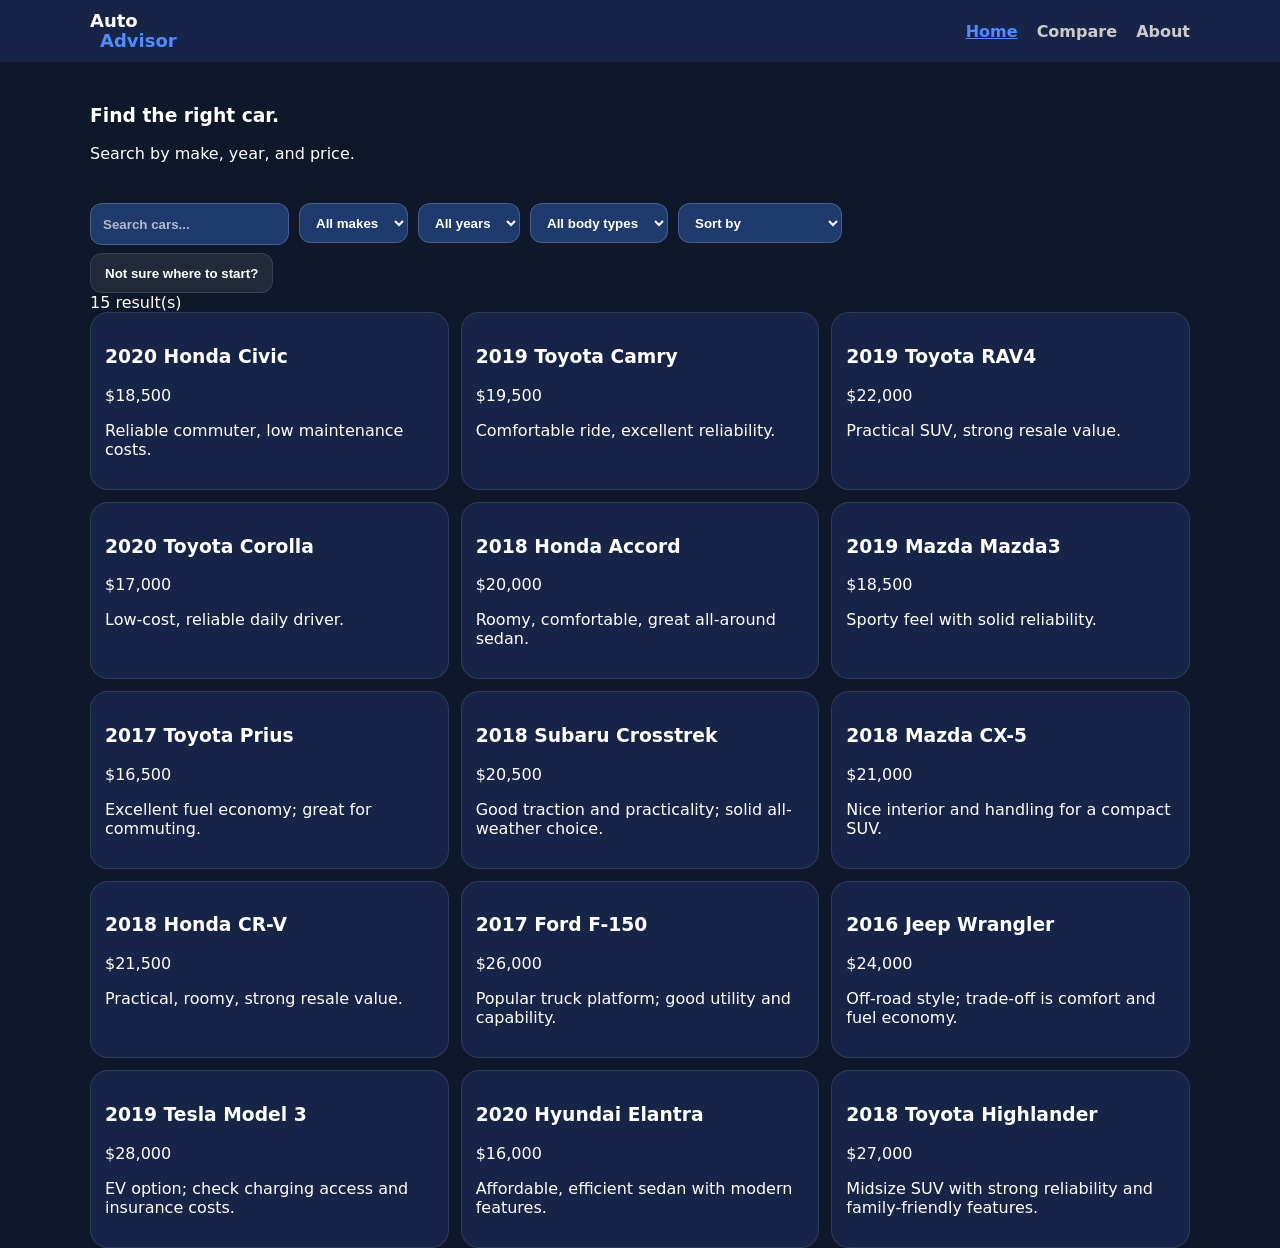
<file: Car-Advosor-Site/index.html>
<!doctype html>
<html lang="en">
<head>
  <meta charset="UTF-8" />
  <meta name="viewport" content="width=device-width, initial-scale=1.0" />
  <title>AutoAdvisor</title>
  <link rel="stylesheet" href="style.css" />
</head>

<body>

  <!-- HEADER -->
  <header class="header">
    <div class="container header-row">

      <div class="brand stacked">
        <div class="top">Auto</div>
        <div class="bottom">Advisor</div>
      </div>

      <nav class="nav">
        <a href="#" id="navHome" class="active">Home</a>
        <a href="#" id="navCompare">Compare</a>
        <a href="#" id="navAbout">About</a>
      </nav>

    </div>
  </header>

  <!-- MAIN -->
  <main class="container">

    <!-- HOME PAGE -->
    <section id="pageHome">

      <section class="hero">
        <h1>Find the right car.</h1>
        <p>Search by make, year, and price.</p>
      </section>

      <section class="controls">
        <input id="searchInput" placeholder="Search cars..." />
        <select id="makeSelect"><option value="">All makes</option></select>
        <select id="yearSelect"><option value="">All years</option></select>
        <select id="bodySelect"><option value="">All body types</option></select>
        <select id="sortSelect">
          <option value="">Sort by</option>
          <option value="priceAsc">Price: Low → High</option>
          <option value="priceDesc">Price: High → Low</option>
        </select>
      </section>

      <!-- STARTER -->
      <section class="starter">
        <button id="starterBtn" class="btn secondary">
          Not sure where to start?
        </button>

        <div id="starterModal" class="modal" hidden>
          <div class="modalCard">

            <div class="modalHeader">
              <h2>Quick Car Finder</h2>
              <button id="starterClose" class="btn secondary">Close</button>
            </div>

            <div class="modalBody">

              <label class="q">
                <div class="label">Budget</div>
                <select id="qBudget">
                  <option value="">Select…</option>
                  <option value="low">Under $18,000</option>
                  <option value="mid">$18,000–$23,000</option>
                  <option value="high">$23,000+</option>
                </select>
              </label>

              <label class="q">
                <div class="label">Primary use</div>
                <select id="qUse">
                  <option value="">Select…</option>
                  <option value="commute">Daily commuting</option>
                  <option value="family">Family / space</option>
                  <option value="outdoors">Outdoors / light off-road</option>
                  <option value="work">Work / hauling</option>
                </select>
              </label>

              <label class="q">
                <div class="label">Top priority</div>
                <select id="qPriority">
                  <option value="">Select…</option>
                  <option value="mpg">Fuel economy</option>
                  <option value="reliability">Reliability</option>
                  <option value="cheap">Lowest price</option>
                  <option value="space">More space</option>
                </select>
              </label>

              <button id="starterRun" class="btn">
                Show me options
              </button>

              <div id="starterResults" class="starterResults"></div>

            </div>
          </div>
        </div>
      </section>

      <!-- RESULTS -->
      <div id="status"></div>
      <div id="cards" class="grid"></div>

<!-- Car Details Modal -->
<div id="carModal" class="modal" hidden>
  <div class="modalCard">
    <div class="modalHeader">
      <h2 id="carModalTitle">Car Details</h2>
      <button id="carModalClose" class="btn secondary">Close</button>
    </div>

    <div class="modalBody">
<img id="carModalImg" class="modal-img" />

      <div class="card" id="carModalFacts"></div>

      <div class="card">
        <strong>Ratings</strong>
        <div id="carModalRatings" style="margin-top:10px; display:grid; gap:8px;"></div>
      </div>
    </div>
  </div>
</div>


    </section>

    <!-- COMPARE PAGE -->
<section id="pageCompare" hidden>
  <section class="hero">
    <h1>Compare cars</h1>
    <p>Select two cars to compare side-by-side.</p>
  </section>

  <section class="controls">
    <select id="compareA">
      <option value="">Select Car A</option>
    </select>

    <select id="compareB">
      <option value="">Select Car B</option>
    </select>
  </section>

  <div id="compareGrid" class="compare-grid"></div>
</section>


    <!-- ABOUT PAGE -->
    <section id="pageAbout" hidden>
      <section class="hero">
        <h1>About AutoAdvisor</h1>
        <p>
          AutoAdvisor is a student-built web app that helps users narrow down car choices using filters and a guided survey.
        </p>
      </section>

      <div class="card">
        <strong>Purpose</strong>
        <p style="opacity:.85; margin-top:8px;">
          This project demonstrates front-end development fundamentals including data-driven UI, filtering, sorting, and user-centered design.
        </p>
      </div>
    </section>

  </main>

  <script src="app.js"></script>
</body>
</html>
</file>
<file: Car-Advosor-Site/style.css>
:root {
  --bg: #0f172a;
  --card: #162447;
  --card2: #162447;
  --control: #1f3a6d;

  --text: #ffffff;
  --muted: #cccccc;
  --line: rgba(255,255,255,0.10);

  --radius: 18px;
  --pad: 14px;
  --shadow: 0 24px 70px rgba(0,0,0,0.6);
}

/* ---------- BASE ---------- */
body {
  margin: 0;
  font-family: system-ui, sans-serif;
  background: var(--bg);
  color: var(--text);
}

.container {
  width: min(1100px, 92%);
  margin: auto;
}

/* ---------- HEADER ---------- */
.header {
  background: var(--card);
  padding: 12px 0;
}

.header-row {
  display: flex;
  justify-content: space-between;
  align-items: center;
}

.nav a {
  margin-left: 14px;
  color: var(--muted);
  text-decoration: none;
  font-weight: 600;
}

.nav a.active {
  color: #4f8cff;
  text-decoration: underline;
}

/* ---------- BRAND ---------- */
.brand.stacked {
  display: flex;
  flex-direction: column;
  line-height: 1;
  font-weight: 800;
}

.brand.stacked .top {
  font-size: 18px;
}

.brand.stacked .bottom {
  font-size: 18px;
  color: #4f8cff;
  margin-left: 10px;
  margin-top: 2px;
}

/* ---------- HERO ---------- */
.hero {
  padding: 24px 0;
}

/* ---------- CONTROLS ---------- */
.controls {
  display: flex;
  gap: 10px;
  flex-wrap: wrap;
}

.controls input,
.controls select {
  height: 40px;
  padding: 0 12px;
  border-radius: 12px;
  border: 1px solid rgba(255,255,255,0.18);
  background: var(--control);
  color: var(--text);
  font-weight: 600;
}

.controls input::placeholder {
  color: rgba(255,255,255,0.65);
}

.controls input:hover,
.controls select:hover {
  border-color: rgba(255,255,255,0.35);
}

.controls input:focus,
.controls select:focus {
  outline: none;
  border-color: #4f8cff;
  box-shadow: 0 0 0 2px rgba(79,140,255,0.25);
}

/* ---------- GRID ---------- */
.grid {
  display: grid;
  grid-template-columns: repeat(3, 1fr);
  gap: 12px;
}

/* ---------- CARD ---------- */
.card {
  background: var(--card);
  padding: var(--pad);
  border-radius: var(--radius);
  border: 1px solid var(--line);
}

/* ---------- STARTER ---------- */
.starter {
  margin-top: 8px;
}

.btn {
  height: 40px;
  padding: 0 14px;
  border-radius: 12px;
  border: 1px solid var(--line);
  background: rgba(255,255,255,0.08);
  color: var(--text);
  font-weight: 600;
  cursor: pointer;
}

.btn:hover {
  background: rgba(255,255,255,0.14);
}

/* ---------- MODAL ---------- */
.modal {
  position: fixed;
  inset: 0;
  background: rgba(0,0,0,0.6);
  display: grid;
  place-items: center;
  padding: 16px;
  z-index: 50;
}

.modal[hidden] {
  display: none;
}

.modalCard {
  width: min(720px, 94vw);
  max-height: 85vh;
  overflow-y: auto;
  background: var(--card2);
  border-radius: var(--radius);
  border: 1px solid var(--line);
  padding: var(--pad);
  box-shadow: var(--shadow);
}

.modalHeader {
  display: flex;
  justify-content: space-between;
  align-items: center;
  position: sticky;
  top: 0;
  background: var(--card2);
  padding-bottom: 10px;
  border-bottom: 1px solid rgba(255,255,255,0.08);
}

.modalBody {
  display: grid;
  gap: 12px;
  padding-top: 12px;
}


/* ---------- RATINGS ---------- */
.rating-row {
  display: flex;
  justify-content: space-between;
  align-items: center;
}

.rating-stars {
  display: flex;
  gap: 4px;
  font-size: 18px;
}

.star {
  color: rgba(255,255,255,0.25);
}

.star.filled {
  color: #facc15;
}

/* ---------- COMPARE ---------- */
.compare-grid {
  display: grid;
  grid-template-columns: 1fr 1fr;
  gap: 12px;
}

/* ===== STANDARD IMAGE FORMAT ===== */
.modal-img,
.compare-img {
  width: 100%;
  max-height: 360px;        /* caps size without forcing crop */
  height: auto;             /* lets image keep its ratio */
  object-fit: contain;      /* THIS is the key */
  object-position: center;
  border-radius: 12px;
  border: 1px solid var(--line);
  background: #0b1220;      /* subtle backdrop */
}


/* ---------- RESPONSIVE ---------- */
@media (max-width: 850px) {
  .grid {
    grid-template-columns: 1fr;
  }

  .compare-grid {
    grid-template-columns: 1fr;
  }
}
</file>
